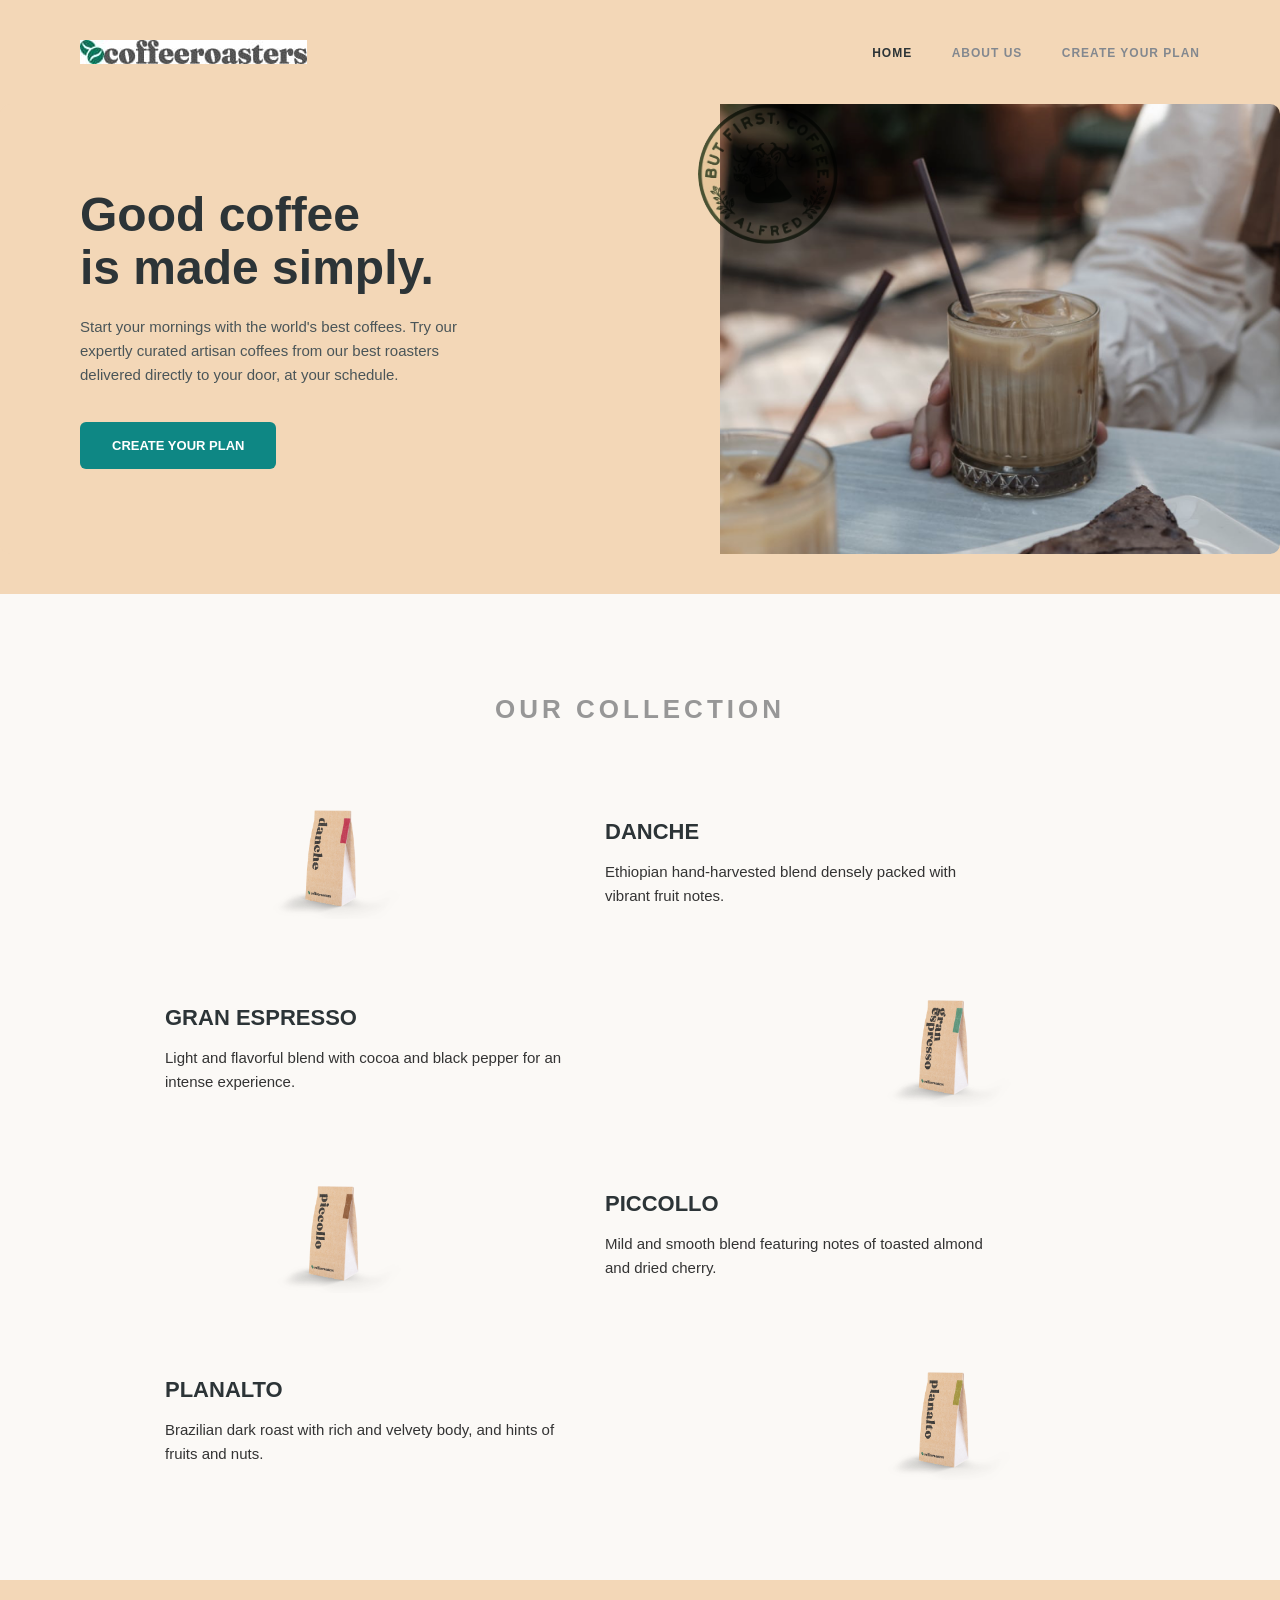
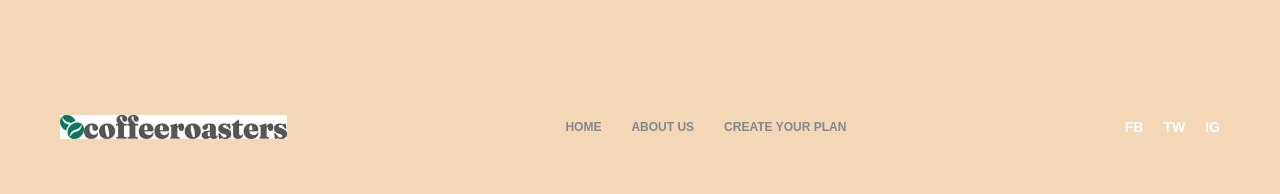
<file: index.html>
<!DOCTYPE html>
<html lang="en">

<head>
    <meta charset="UTF-8">
    <meta name="viewport" content="width=device-width, initial-scale=1.0">
    <title>Document</title>
    <link rel="stylesheet" href="style.css">
    <link rel="preconnect" href="https://fonts.googleapis.com">
    <link rel="preconnect" href="https://fonts.gstatic.com" crossorigin>
    <link
        href="https://fonts.googleapis.com/css2?family=Nosifer&family=Roboto:ital,wght@0,100..900;1,100..900&family=Rubik:ital,wght@0,300..900;1,300..900&display=swap"
        rel="stylesheet">
</head>

<body>

   <header class="main-header">
         <img class="logo-text" src="photo_2026-05-22_15-32-49.jpg" alt="">
        <nav class="menu-links">
            <a href="index.html" class="active-page">HOME</a>
            <a href="about.html">ABOUT US</a>
            <a href="#">CREATE YOUR PLAN</a>
        </nav>
    </header>

    <section class="promo-block">
        <div class="promo-info">
            <h1>Good coffee<br>is made simply.</h1>
            <p>Start your mornings with the world's best coffees. Try our expertly curated artisan coffees from our best roasters delivered directly to your door, at your schedule.</p>
            <a href="#" class="my-btn">Create your plan</a>
        </div>
        
        <img class="circle-seal spinning" src="photo_2026-05-22_15-39-10.jpg" alt="But first, coffee">

        <div class="promo-img">
            <img src="Rectangle 679.png" alt="Coffee Cup">
        </div>
    </section>

    <section class="catalog-section">
        <h2>OUR COLLECTION</h2>
        
        <div class="catalog-list">
            <div class="item-card">
                <div class="item-pic-wrapper">
                    <img class="coffee-pack-img" src="kopi4.png" alt="Danche">
                </div>
                <div class="item-text">
                    <h3>DANCHE</h3>
                    <p>Ethiopian hand-harvested blend densely packed with vibrant fruit notes.</p>
                </div>
            </div>

            <div class="item-card reverse-box">
                <div class="item-pic-wrapper">
                    <img class="coffee-pack-img" src="kopi1 copy.png" alt="Gran Espresso">
                </div>
                <div class="item-text">
                    <h3>GRAN ESPRESSO</h3>
                    <p>Light and flavorful blend with cocoa and black pepper for an intense experience.</p>
                </div>
            </div>

            <div class="item-card">
                <div class="item-pic-wrapper">
                    <img class="coffee-pack-img" src="kopi3.png" alt="Piccollo">
                </div>
                <div class="item-text">
                    <h3>PICCOLLO</h3>
                    <p>Mild and smooth blend featuring notes of toasted almond and dried cherry.</p>
                </div>
            </div>

            <div class="item-card reverse-box">
                <div class="item-pic-wrapper">
                    <img class="coffee-pack-img" src="kopi2.png" alt="Planalto">
                </div>
                <div class="item-text">
                    <h3>PLANALTO</h3>
                    <p>Brazilian dark roast with rich and velvety body, and hints of fruits and nuts.</p>
                </div>
            </div>
        </div>
    </section>

    <footer class="main-footer">
         <img class="logo-text" src="photo_2026-05-22_15-32-49.jpg" alt="">
        <nav class="footer-menu">
            <a href="index.html">HOME</a>
            <a href="about.html">ABOUT US</a>
            <a href="#">CREATE YOUR PLAN</a>
        </nav>
        <div class="social-icons">
            <a href="#">FB</a>
            <a href="#">TW</a>
            <a href="#">IG</a>
        </div>
    </footer>

</body>

</html>
</file>
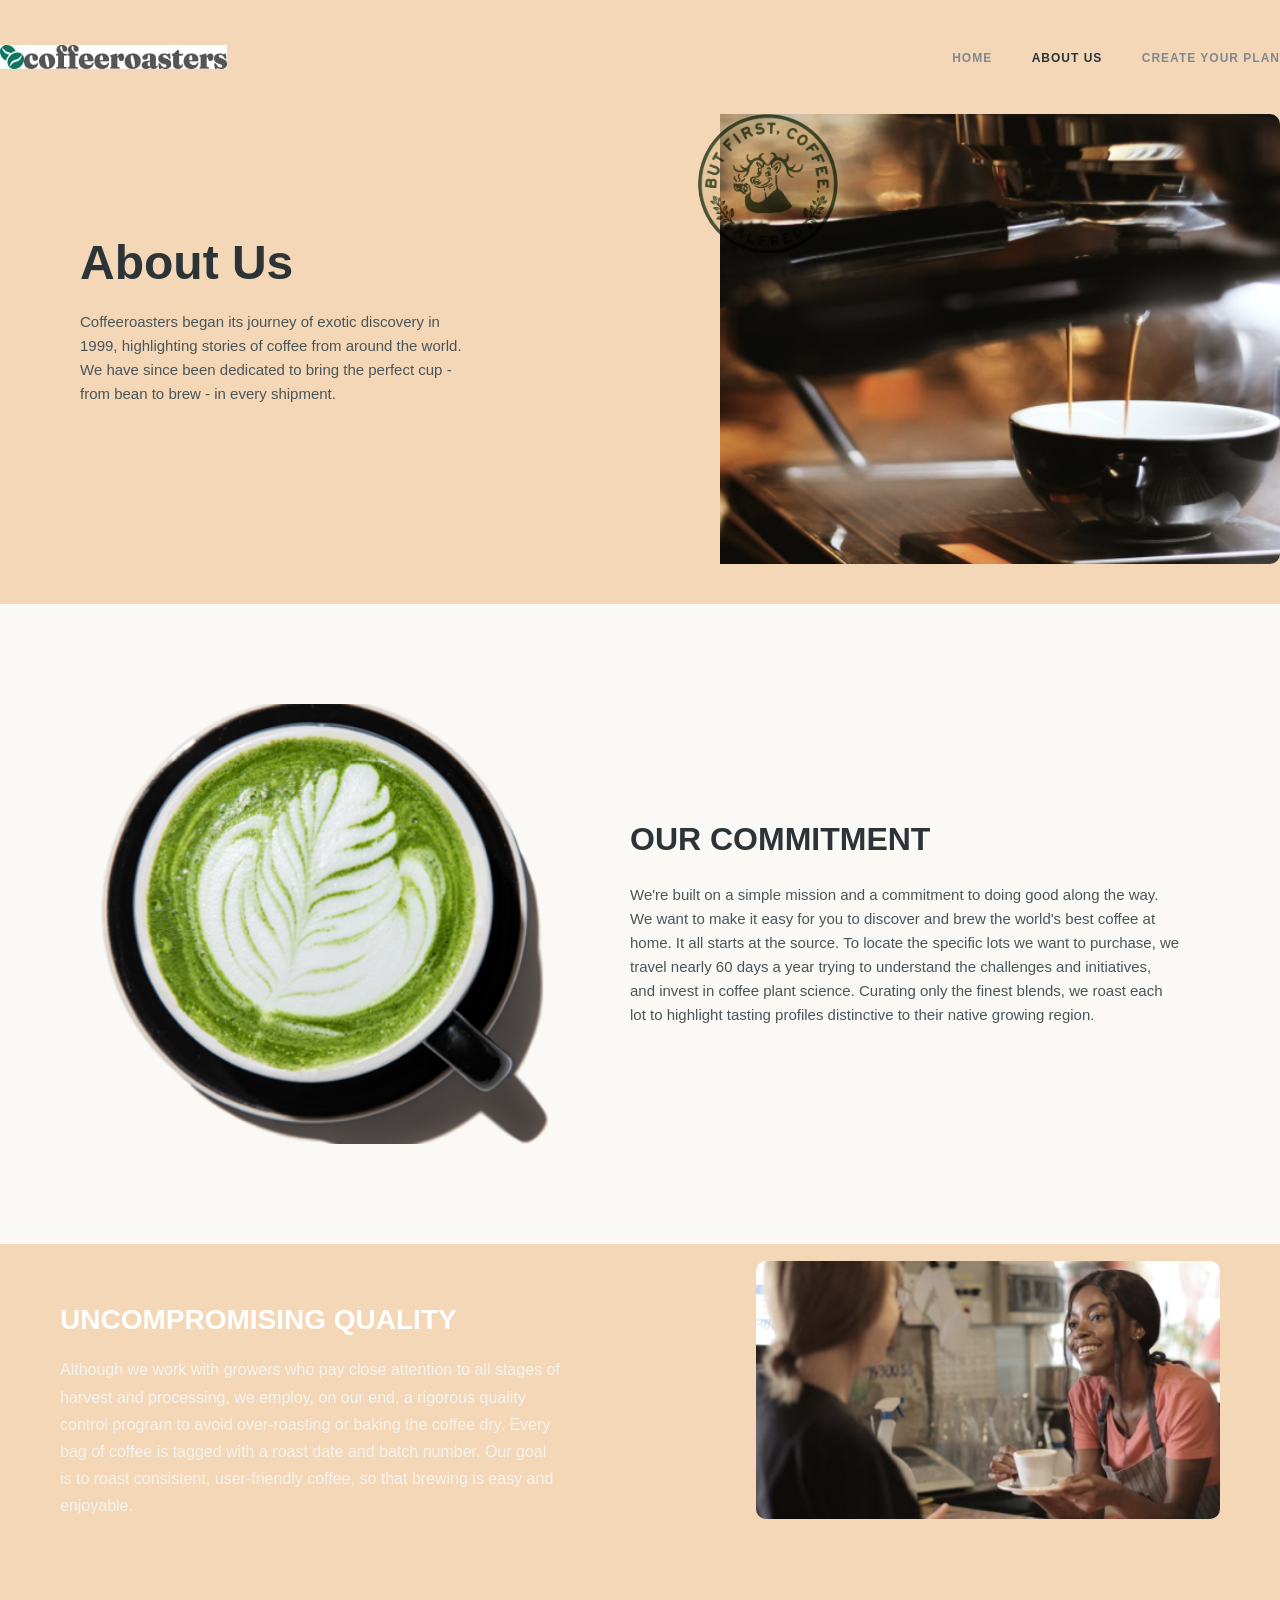
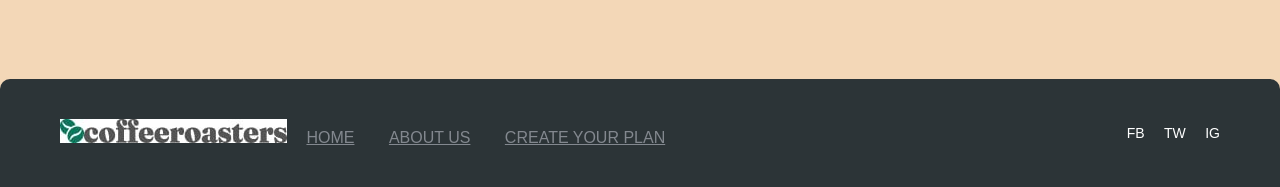
<file: about.html>
<!DOCTYPE html>
<html lang="en">
<head>
    <meta charset="UTF-8">
    <meta name="viewport" content="width=device-width, initial-scale=1.0">
    <title>Document</title>
    <link rel="stylesheet" href="about.css">
</head>
<body>
    
    <header class="main-header">
     <img class="logo-text" src="photo_2026-05-22_15-32-49.jpg" alt="">
    <nav class="menu-links">
        <a href="index.html">HOME</a>
        <a href="about.html" class="active-page">ABOUT US</a>
        <a href="#">CREATE YOUR PLAN</a>
    </nav>
</header>

<section class="promo-block">
    <div class="promo-info">
        <h1>About Us</h1>
        <p>Coffeeroasters began its journey of exotic discovery in 1999, highlighting stories of coffee from around the world. We have since been dedicated to bring the perfect cup - from bean to brew - in every shipment.</p>
    </div>
    
    <img src="photo_2026-05-22_15-39-10.jpg" alt="But first, coffee" class="circle-seal">

    <div class="promo-img">
        <img src="Rectangle 679 (2).png" alt="Coffee machine">
    </div>
</section>
    <section class="commitment-section">
        <div class="commitment-image">
            <img src="cup-6 1.png" alt="Matcha/Coffee Art">
        </div>
        <div class="commitment-content">
            <h2>OUR COMMITMENT</h2>
            <p>We're built on a simple mission and a commitment to doing good along the way. We want to make it easy for you to discover and brew the world's best coffee at home. It all starts at the source. To locate the specific lots we want to purchase, we travel nearly 60 days a year trying to understand the challenges and initiatives, and invest in coffee plant science. Curating only the finest blends, we roast each lot to highlight tasting profiles distinctive to their native growing region.</p>
        </div>
    </section>

    <section class="quality">
        <div class="quality-card">
            <div class="quality-text">
                <h2>UNCOMPROMISING QUALITY</h2>
                <p>Although we work with growers who pay close attention to all stages of harvest and processing, we employ, on our end, a rigorous quality control program to avoid over-roasting or baking the coffee dry. Every bag of coffee is tagged with a roast date and batch number. Our goal is to roast consistent, user-friendly coffee, so that brewing is easy and enjoyable.</p>
            </div>
            <div class="quality-image">
                <img src="Rectangle 681.png" alt="Barista working">
            </div>
        </div>
    </section>

    <footer class="footer">
        <nav class="footer-nav">
            <img class="logo" src="photo_2026-05-22_15-32-49.jpg" alt="">
            <a href="index.html">HOME</a>
            <a href="about.html">ABOUT US</a>
            <a href="#">CREATE YOUR PLAN</a>
        </nav>
        <div class="socials">
            <a href="#">FB</a>
            <a href="#">TW</a>
            <a href="#">IG</a>
        </div>
    </footer>
</body>
</html>
</file>
<file: style.css>
* {
    margin: 0;
    padding: 0;
    box-sizing: border-box;
    font-family: 'Arial', sans-serif;
}
body {
    background-color: #F3D7B7 !important;
    /* Тот самый нежный персиково-кремовый цвет */
    color: #333333;
    width: 100%;
    overflow-x: hidden;
    /* Запрещаем появление горизонтальной прокрутки */
}
.main-header {
    background-color: transparent !important;
    display: flex !important;
    justify-content: space-between !important;
    align-items: center !important;
    padding: 40px 80px !important;
    width: 100% !important;
}

/* Принудительно убираем синее подчеркивание и красим ссылки шапки */
.menu-links a {
    text-decoration: none !important; /* Убирает подчеркивание */
    color: #83888f !important;        /* Серый цвет букв */
    margin-left: 35px !important;
    font-size: 12px !important;
    font-weight: bold !important;
    letter-spacing: 1px !important;
    background: transparent !important;
}

.menu-links a:hover, 
.menu-links a.active-page {
    color: #2c3437 !important;       /* Темный цвет при наведении и на активной странице */
}


/* ГЛАВНЫЙ БАННЕР */
.promo-block {
    background-color: #F3D7B7 !important; /* Идентичный цвет баннера */
    border-radius: 10px;
    display: flex;
    align-items: center;
    justify-content: space-between;
    position: relative !important; 
    overflow: visible !important;  
    min-height: 450px;
    width: 100%;
    height: 100%;
}

.promo-info {
    flex: 1;
    padding: 60px 80px;
    z-index: 2;
    background-color: transparent !important;
}

.promo-info h1 {
    font-size: 48px;
    line-height: 1.1;
    color: #2c3437;
    margin-bottom: 20px;
    background-color: transparent !important;
}

.promo-info p {
    font-size: 15px;
    line-height: 1.6;
    color: #4a5558;
    margin-bottom: 35px;
    max-width: 400px;
    background-color: transparent !important;
}

/* Кнопка на баннере */
.my-btn {
    display: inline-block;
    background-color: #0e8784;
    color: #ffffff;
    text-decoration: none;
    padding: 16px 32px;
    border-radius: 6px;
    font-weight: bold;
    font-size: 13px;
    text-transform: uppercase;
}

.my-btn:hover {
    background-color: #66d2cf;
}

/* Картинка с кофе на баннере */
.promo-img {
    flex: 1;
    height: 450px;
    background-color: transparent !important;
}

.promo-img img {
    width: 100%;
    height: 100%;
    object-fit: cover;
    border-radius: 0 10px 10px 0;
}
.circle-seal, [alt="But first, coffee"] {
    position: absolute !important;
    top: 0% !important;               /* Размещаем точно по верхней линии баннера */
    left: 54.5% !important;           /* Центрируем строго по шву фото и текста */
    width: 140px !important;          /* Одинаковый размер, чтоб круг не сжимался */
    height: 140px !important;
    border-radius: 50% !important;
    z-index: 99 !important;           /* Поверх всего */
    mix-blend-mode: multiply !important; /* Скрывает белый квадрат у картинки */
    background-color: transparent !important;
    animation: rotateStrictCenter 20s linear infinite !important;
    transform-origin: center center !important;
}

/* Анимация вращения вокруг центра */
@keyframes rotateStrictCenter {
    from { transform: translate(-50%, -50%) rotate(0deg); }
    to { transform: translate(-50%, -50%) rotate(360deg); }
}
.catalog-section {
    background-color: #fbf9f6 !important; /* Светло-молочный фон под карточками */
    padding: 100px 40px !important;
    margin: 40px -40px 0 -40px !important; 
    border-radius: 8px;
}

.catalog-section h2 {
    text-align: center;
    font-size: 26px;
    color: #979797;
    margin-bottom: 80px;
    letter-spacing: 4px;
    background-color: transparent !important;
}

.catalog-list {
    display: flex;
    flex-direction: column;
    gap: 70px;
    max-width: 950px;
    margin: 0 auto;
    background-color: transparent !important;
}

/* Карточки товаров */
.item-card {
    display: flex;
    align-items: center;
    gap: 100px;
    background-color: transparent !important;
}

.item-card.reverse-box {
    flex-direction: row-reverse;
}

.item-pic-wrapper {
    flex: 1;
    display: flex;
    justify-content: center;
    background-color: transparent !important;
}

.coffee-pack-img {
    width: 140px;
    height: auto;
    background-color: transparent !important;
}

.item-text {
    flex: 1.5;
    background-color: transparent !important;
}

.item-text h3 {
    font-size: 22px;
    margin-bottom: 15px;
    color: #2c3437;
    background-color: transparent !important;
}

.item-text p {
    color: #333333;
    line-height: 1.6;
    font-size: 15px;
    max-width: 400px;
    background-color: transparent !important;
}

/* КРУПНЫЙ ТЁМНЫЙ ПОДВАЛ */
.main-footer {
    background-color: #F3D7B7 !important; 
    padding: 55px 60px !important;        
    display: flex !important;
    justify-content: space-between !important;
    align-items: center !important;
    border-radius: 8px 8px 0 0;
    margin-top: 80px !important;
    width: 100% !important;
}

.main-footer .logo-text { 
    color: #ffffff !important;
    font-weight: 900;
}

.footer-menu {
    display: flex !important;
    gap: 30px !important;
}

.footer-menu a { 
    text-decoration: none !important; 
    color: #83888f !important; 
    font-size: 12px !important; 
    font-weight: bold !important; 
}

.footer-menu a:hover { 
    color: #ffffff !important;
}

.social-icons {
    display: flex !important;
    gap: 20px !important;
}

.social-icons a { 
    color: #ffffff !important; 
    text-decoration: none !important; 
    font-size: 14px !important; 
    font-weight: bold !important;
}
</file>
<file: about.css>
* {
    margin: 0;
    padding: 0;
    box-sizing: border-box;
    font-family: 'Arial', sans-serif;
}

body {
    background-color: #F3D7B7 !important;
    /* Тот самый нежный персиково-кремовый цвет */
    color: #333333;
    width: 100%;
    overflow-x: hidden;
    /* Запрещаем появление горизонтальной прокрутки */
}

.main-header {
    background-color: transparent !important;
    display: flex;
    justify-content: space-between;
    align-items: center;
    padding: 45px 0;
    width: 100%;
}

.logo-text,
.main-header img,
.main-header a,
.menu-links,
.menu-links a {
    background-color: transparent !important;
    background: transparent !important;
}

.logo-text {
    font-size: 22px;
    font-weight: 900;
    color: #2c3437;
}

.menu-links a {
    text-decoration: none;
    color: #83888f;
    margin-left: 35px;
    font-size: 12px;
    font-weight: bold;
    letter-spacing: 1px;
}

.menu-links a:hover,
.menu-links a.active-page {
    color: #2c3437;
}

.promo-img {
    flex: 1;
    height: 450px;
    background-color: transparent !important;
}

.promo-img img {
    width: 100%;
    height: 100%;
    object-fit: cover;
    border-radius: 0 10px 10px 0;
}

.promo-block {
    background-color: #F3D7B7 !important;
    /* Идентичный цвет баннера */
    border-radius: 10px;
    display: flex;
    align-items: center;
    justify-content: space-between;
    position: relative !important;
    overflow: visible !important;
    min-height: 450px;
    width: 100%;
    height: 100%;
}

.promo-info {
    flex: 1;
    padding: 60px 80px;
    z-index: 2;
    background-color: transparent !important;
}

.promo-info h1 {
    font-size: 48px;
    line-height: 1.1;
    color: #2c3437;
    margin-bottom: 20px;
    background-color: transparent !important;
}

.promo-info p {
    font-size: 15px;
    line-height: 1.6;
    color: #4a5558;
    margin-bottom: 35px;
    max-width: 400px;
    background-color: transparent !important;
}


/* Секция обязательств */
.commitment-section {
    background-color: #fbf9f6 !important; /* Светло-молочный фон */
    padding: 100px 80px !important;       /* Внутренние отступы */
    margin: 40px -80px 0 -80px !important; /* Растягиваем сам фон до краев экрана */
    
    display: flex !important;              
    align-items: center !important;
    justify-content: center !important;    /* Центрируем содержимое */
    gap: 80px !important;                  /* Пространство между картинкой и текстом */
}

/* Ограничиваем картинку, чтобы она не улетала и не сжималась */
.commitment-image {
    flex: 1 !important;
    max-width: 450px !important;
    display: flex !important;
    justify-content: center !important;
    background: transparent !important;
}

.commitment-image img {
    width: 100% !important;
    height: auto !important;
    object-fit: contain !important;
}

/* Ограничиваем ширину текста, чтобы он не растягивался на весь экран */
.commitment-content {
    flex: 1.2 !important;
    max-width: 550px !important;
    background: transparent !important;
}

.commitment-content h2 {
    font-size: 32px !important;
    color: #2c3437 !important;
    margin-bottom: 25px !important;
    background: transparent !important;
}

.commitment-content p {
    font-size: 15px !important;
    line-height: 1.6 !important;
    color: #4a5558 !important;
    background: transparent !important;
}

.circle-seal,
[alt="But first, coffee"] {
    position: absolute !important;
    top: 0% !important;
    /* Садится ровно на верхнюю линию баннера */
    left: 54.5% !important;
    /* Четко по центру стыка фото и текста */
    width: 140px !important;
    height: 140px !important;
    border-radius: 50% !important;
    z-index: 99 !important;
    background-color: transparent !important;
    background: transparent !important;

    /* Скрывает белый фон самой картинки круга на персиковом фоне баннера */
    mix-blend-mode: multiply !important;

    animation: rotateStrictCenter 20s linear infinite !important;
    transform-origin: center center !important;
}

/* Анимация вращения вокруг своего центра */
@keyframes rotateStrictCenter {
    from {
        transform: translate(-50%, -50%) rotate(0deg);
    }

    to {
        transform: translate(-50%, -50%) rotate(360deg);
    }
}

.commitment-content p {
    color: #666;
    line-height: 1.7;
}

/* Секция Качество */
.quality {
    margin-bottom: 100px;
}

.quality-card {
    background-color: ;
    border-radius: 10px;
    display: flex;
    position: relative;
    padding: 60px;
    min-height: 320px;
}

.quality-text {
    flex: 1.2;
    color: white;
    display: flex;
    flex-direction: column;
    justify-content: center;
}

.quality-text h2 {
    font-size: 28px;
    margin-bottom: 20px;
}

.quality-text p {
    color: #f4f3ee;
    line-height: 1.7;
    max-width: 500px;
}

.quality-image {
    flex: 0.8;
    position: relative;
}

.quality-image img {
    width: 100%;
    height: 120%;
    object-fit: cover;
    border-radius: 10px;
    position: absolute;
    bottom: 0;
    /* Создает эффект выступающей картинки как на макете */
}

/* Подвал */
.footer {
    background-color: #2c3437;
    color: white;
    padding: 40px 60px;
    display: flex;
    justify-content: space-between;
    align-items: center;
    border-radius: 10px 10px 0 0;
}

.footer .logo {
    color: white;
}

.footer-nav a {
    color: #83888f;
    margin: 0 15px;
}

.footer-nav a:hover {
    color: white;
}

.socials a {
    color: white;
    text-decoration: none;
    margin-left: 15px;
    font-size: 14px;
}
</file>
